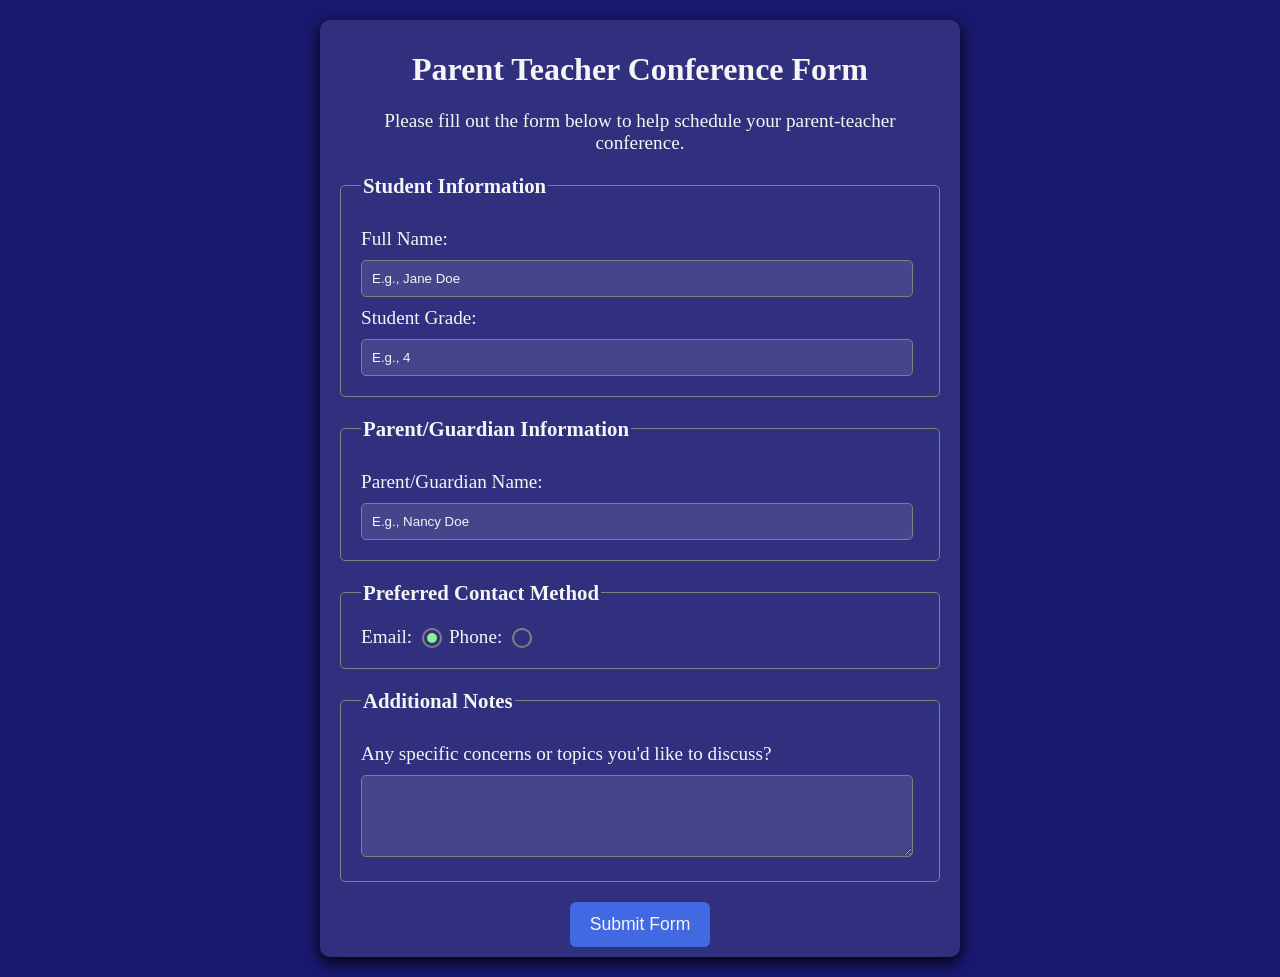
<file: conference_form/index.html>
<!DOCTYPE html>
<html lang="en">

<head>
  <meta charset="utf-8">
  <meta name="viewport" content="width=device-width, initial-scale=1.0">
  <title>Parent Teacher Conference Form</title>
  <link rel="stylesheet" href="./styles.css" />
</head>

<body>
  <main class="container">
    <h1 class="title center">Parent Teacher Conference Form</h1>
    <p class="description center">Please fill out the form below to help schedule your parent-teacher conference.</p>

    <form>
      <fieldset>
        <legend>Student Information</legend>
        <label for="student-name">Full Name: </label>
        <input
            type="text"
            name="student-name"
            id="student-name"
            required
            placeholder="E.g., Jane Doe"
          />

        <label for="grade">Student Grade: </label>
        <input
            type="number"
            name="grade"
            id="grade"
            required
            placeholder="E.g., 4"
          />
      </fieldset>

      <fieldset>
        <legend>Parent/Guardian Information</legend>
        <label for="parent-name">Parent/Guardian Name: </label>
        <input
            type="text"
            name="parent-name"
            id="parent-name"
            required
            placeholder="E.g., Nancy Doe"
          />
      </fieldset>

      <fieldset>
        <legend>Preferred Contact Method</legend>
        <label class="contact-method" for="email">Email: </label>
        <input
            id="email"
            class="contact-method-radio-btn"
            type="radio"
            name="contact-method"
            value="email"
            checked
          />

        <label class="contact-method" for="phone">Phone: </label>
        <input
            id="phone"
            class="contact-method-radio-btn"
            type="radio"
            name="contact-method"
            value="phone"
          />
      </fieldset>

      <fieldset>
        <legend>Additional Notes</legend>
        <label for="notes"
            >Any specific concerns or topics you'd like to discuss?</label>
        <textarea id="notes" name="notes" rows="4" cols="50"></textarea>
      </fieldset>

      <button class="submit-btn" type="submit">Submit Form</button>
    </form>
  </main>
</body>

</html>
</file>
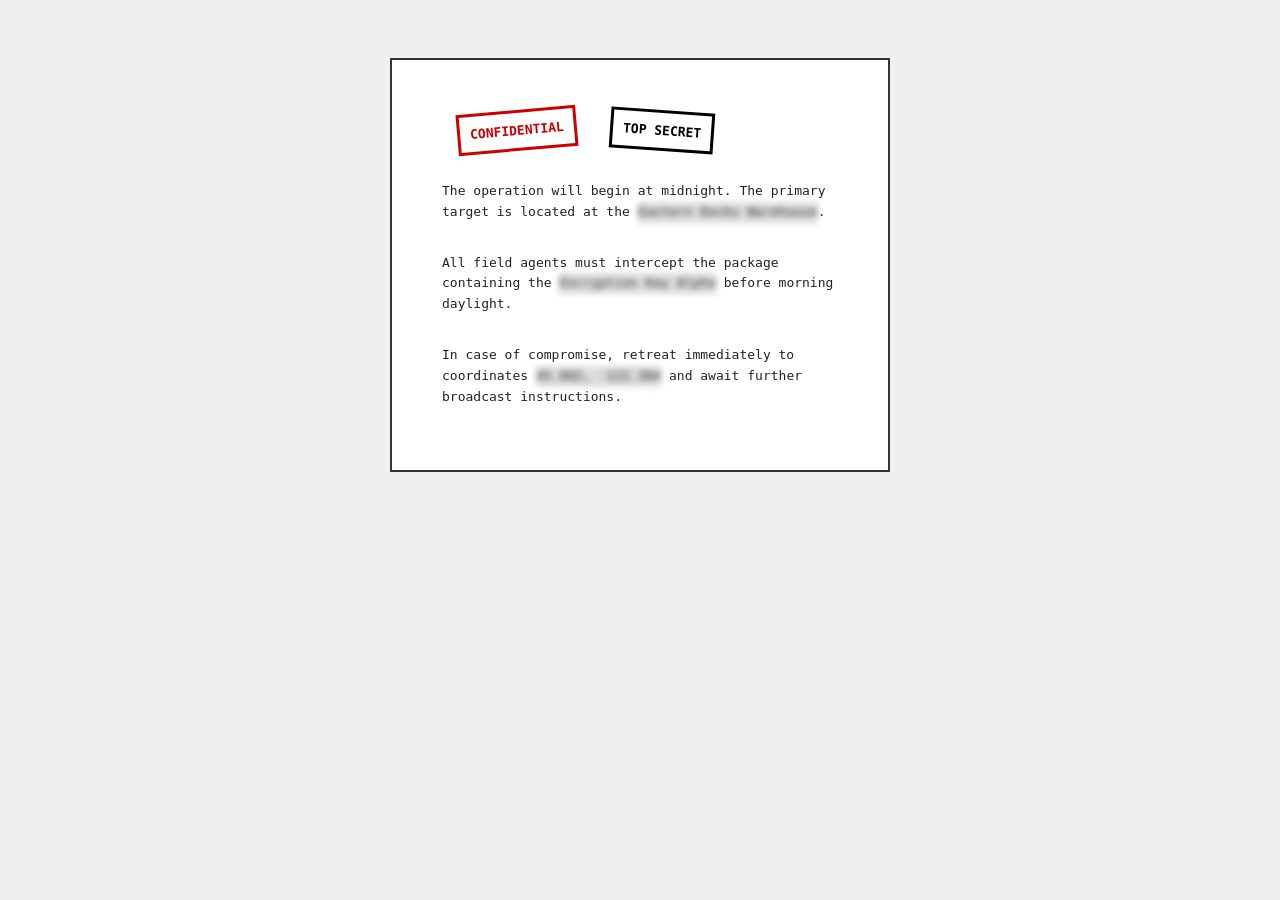
<file: confidential email page/index.html>
<!DOCTYPE html>
<html lang="en">
<head>
    <meta charset="UTF-8">
    <meta name="viewport" content="width=device-width, initial-scale=1.0">
    <title>Classified Document</title>
    <!-- Link your external stylesheet -->
    <link rel="stylesheet" href="styles.css">
</head>
<body>

    <!-- 1. Main element with id of email -->
    <main id="email">

        <!-- 7, 17. Div with id confidential and required text -->
        <div id="confidential">CONFIDENTIAL</div>

        <!-- 8, 18. Div with id top-secret and required text -->
        <div id="top-secret">TOP SECRET</div>

        <!-- 21. At least three paragraph elements -->
        <p>
            The operation will begin at midnight. The primary target is located at the 
            <!-- 22, 23. Span elements with class blurred that are not empty -->
            <span class="blurred">Eastern Docks Warehouse</span>.
        </p>

        <p>
            All field agents must intercept the package containing the 
            <span class="blurred">Encryption Key Alpha</span> before morning daylight.
        </p>

        <p>
            In case of compromise, retreat immediately to coordinates 
            <span class="blurred">45.892, -122.304</span> and await further broadcast instructions.
        </p>

    </main>

</body>
</html>
</file>
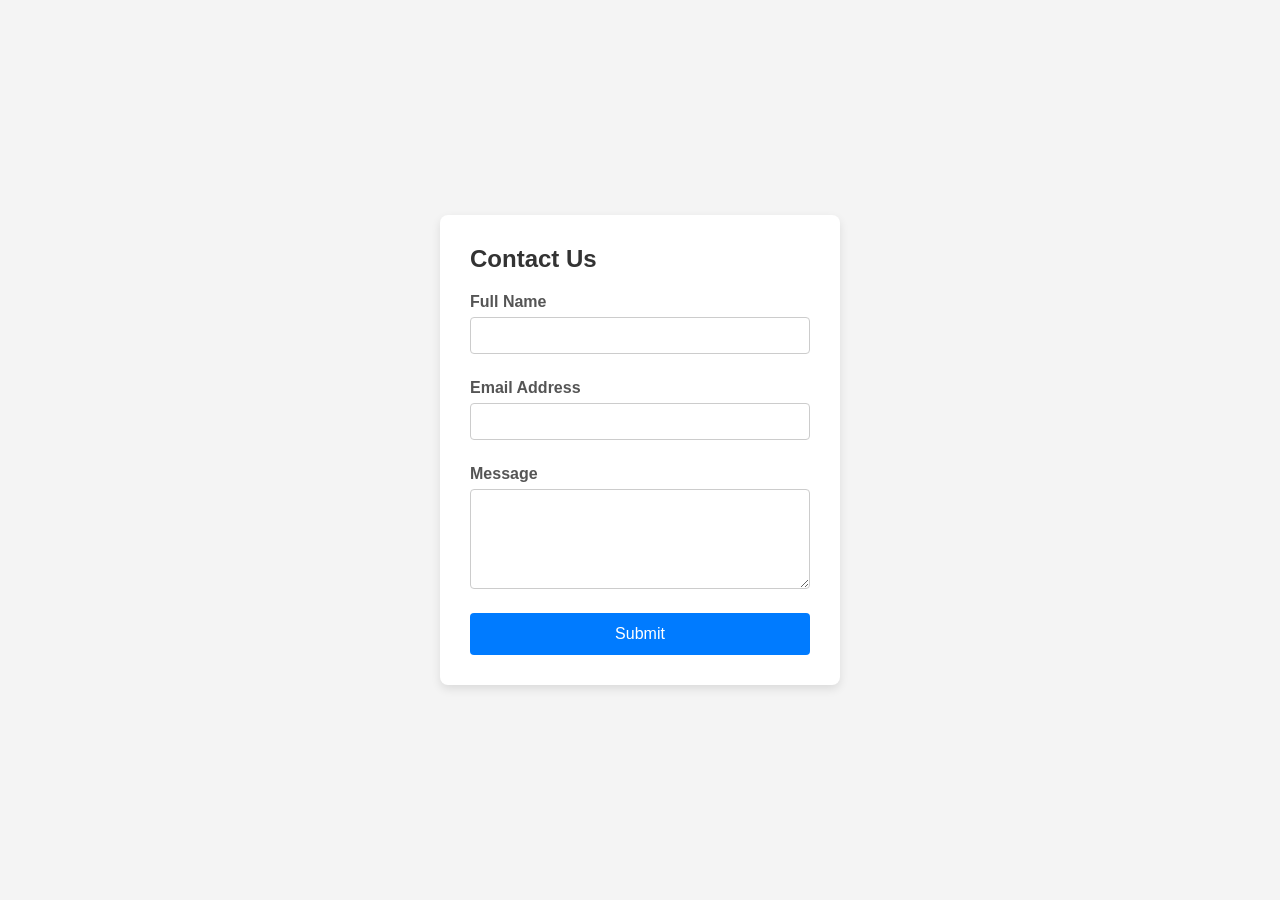
<file: contact_form/index.html>
<!DOCTYPE html>
<html lang="en">
<head>
    <meta charset="UTF-8">
    <meta name="viewport" content="width=device-width, initial-scale=1.0">
    <title>Accessible Contact Form</title>
    <!-- Linked external stylesheet -->
    <link rel="stylesheet" href="styles.css">
</head>
<body>

    <!-- 1. Div with a class of form-container -->
    <div class="form-container">
        
        <!-- 2. Form element within the container -->
        <form>
            
            <!-- 3. H2 element with some text -->
            <h2>Contact Us</h2>

            <!-- 11 & 14. Non-empty label for the name field -->
            <label for="name">Full Name</label>
            <!-- 4 & 5. Text input with type, id, name, and required attributes -->
            <input type="text" id="name" name="name" required>

            <!-- 12 & 14. Non-empty label for the email field -->
            <label for="email">Email Address</label>
            <!-- 6 & 7. Email input with type, id, name, and required attributes -->
            <input type="email" id="email" name="email" required>

            <!-- 13 & 14. Non-empty label for the message field -->
            <label for="message">Message</label>
            <!-- 8. Textarea with id, name, and required attribute -->
            <textarea id="message" name="message" required></textarea>

            <!-- 9 & 10. Button element with type submit and text "Submit" -->
            <button type="submit">Submit</button>

        </form>
    </div>

</body>
</html>
</file>
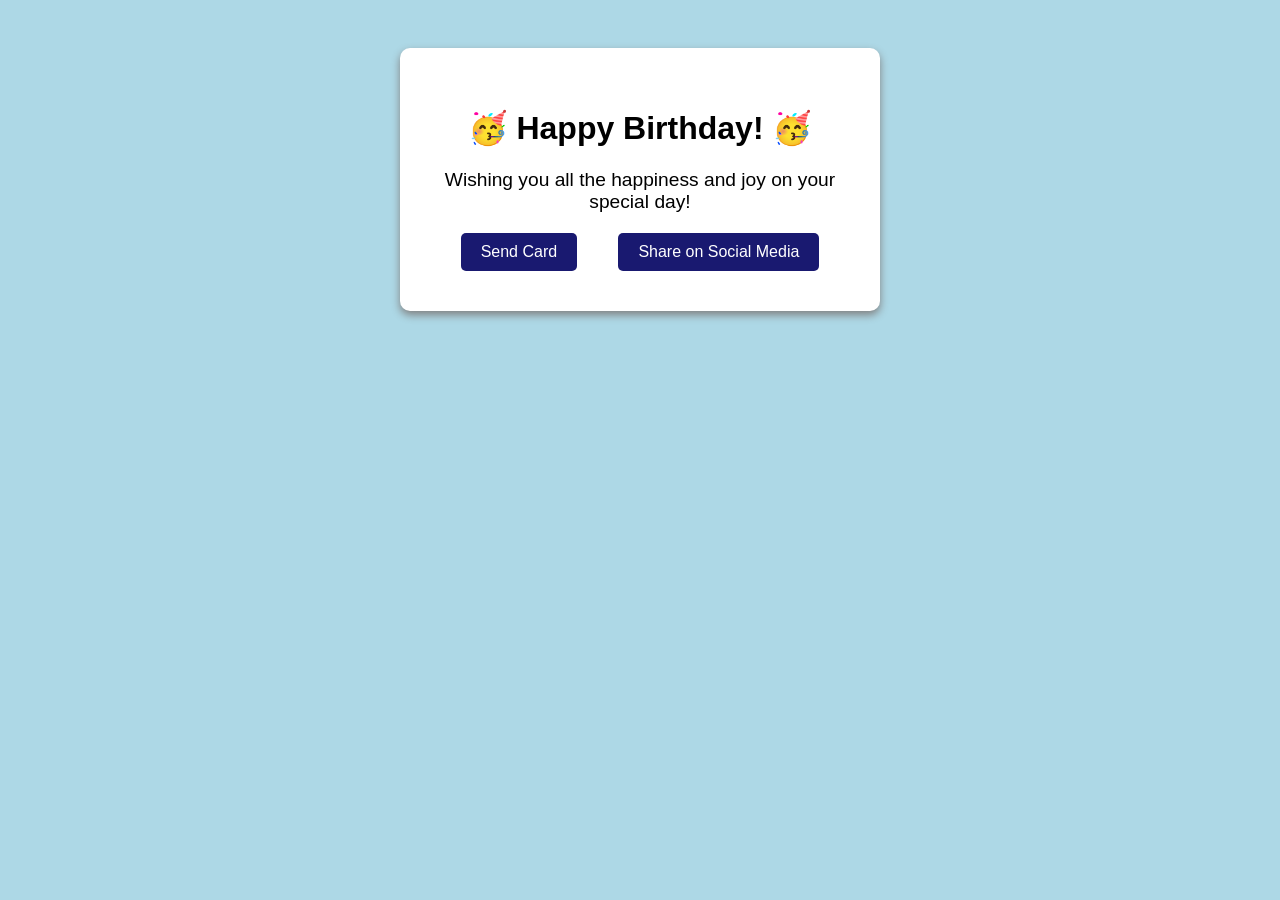
<file: greeting card/index.html>
<!DOCTYPE html>
<html lang="en">
  <head>
    <meta charset="utf-8">
    <meta name="viewport" content="width=device-width, initial-scale=1.0">
    <title>Greeting Card</title>
    <link href="styles.css" rel="stylesheet">
  </head>
  <body>
    <div class="card" id="greeting-card">
      <h1>Happy Birthday!</h1>
      <p class="message">
        Wishing you all the happiness and joy on your special day!
      </p>
      <div class="card-links">
        <a href="#send" class="send-link">Send Card</a>
        <a href="#share" class="share-link">Share on Social Media</a>
      </div>
  	</div>
    <section id="send">
      <h2>Sending your card...</h2>
      <p>Card successfully sent to your recipient!</p>
    </section>
    <section id="share">
      <h2>Sharing your card...</h2>
      <p>Your card was shared on social media!</p>
    </section>
  </body>
</html>
</file>
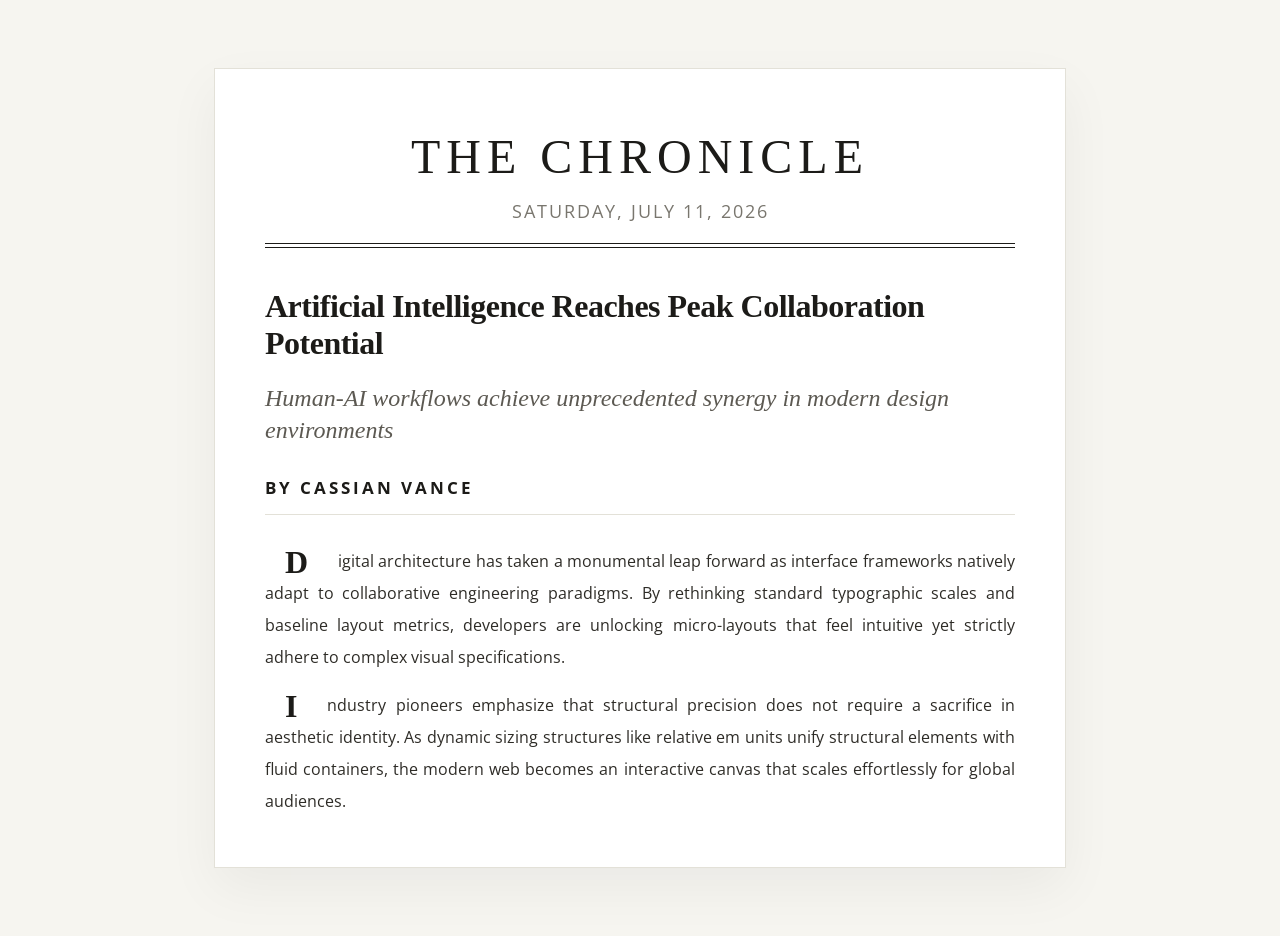
<file: newspaper_article/index.html>
<!DOCTYPE html>
<html lang="en">
<head>
    <meta charset="UTF-8">
    <meta name="viewport" content="width=device-width, initial-scale=1.0">
    <title>The Chronicle</title>
    <!-- Google Fonts import for Open Sans -->
    <link rel="preconnect" href="https://fonts.googleapis.com">
    <link rel="preconnect" href="https://fonts.gstatic.com" crossorigin>
    <link href="https://fonts.googleapis.com/css2?family=Open+Sans:ital,wght@0,300..800;1,300..800&display=swap" rel="stylesheet">
    <link rel="stylesheet" href="styles.css">
</head>
<body>

    <!-- 2. Main structural container element with a class of newspaper -->
    <div class="newspaper">
        
        <!-- 5, 6. Newspaper name segment -->
        <div class="name">The Chronicle</div>
        
        <!-- 7, 8. Newspaper publication date line -->
        <div class="date">Saturday, July 11, 2026</div>
        
        <hr class="header-divider">

        <!-- 9, 10. Main article headline -->
        <h1 class="headline">Artificial Intelligence Reaches Peak Collaboration Potential</h1>
        
        <!-- 11, 12. Article descriptive sub-headline -->
        <h2 class="sub-headline">Human-AI workflows achieve unprecedented synergy in modern design environments</h2>
        
        <!-- 13, 14. Article author line -->
        <div class="author">By Cassian Vance</div>
        
        <!-- 15, 16. Two paragraph elements with class text -->
        <p class="text">
            Digital architecture has taken a monumental leap forward as interface frameworks natively adapt to collaborative engineering paradigms. By rethinking standard typographic scales and baseline layout metrics, developers are unlocking micro-layouts that feel intuitive yet strictly adhere to complex visual specifications.
        </p>
        
        <p class="text">
            Industry pioneers emphasize that structural precision does not require a sacrifice in aesthetic identity. As dynamic sizing structures like relative em units unify structural elements with fluid containers, the modern web becomes an interactive canvas that scales effortlessly for global audiences.
        </p>

    </div>

</body>
</html>
</file>
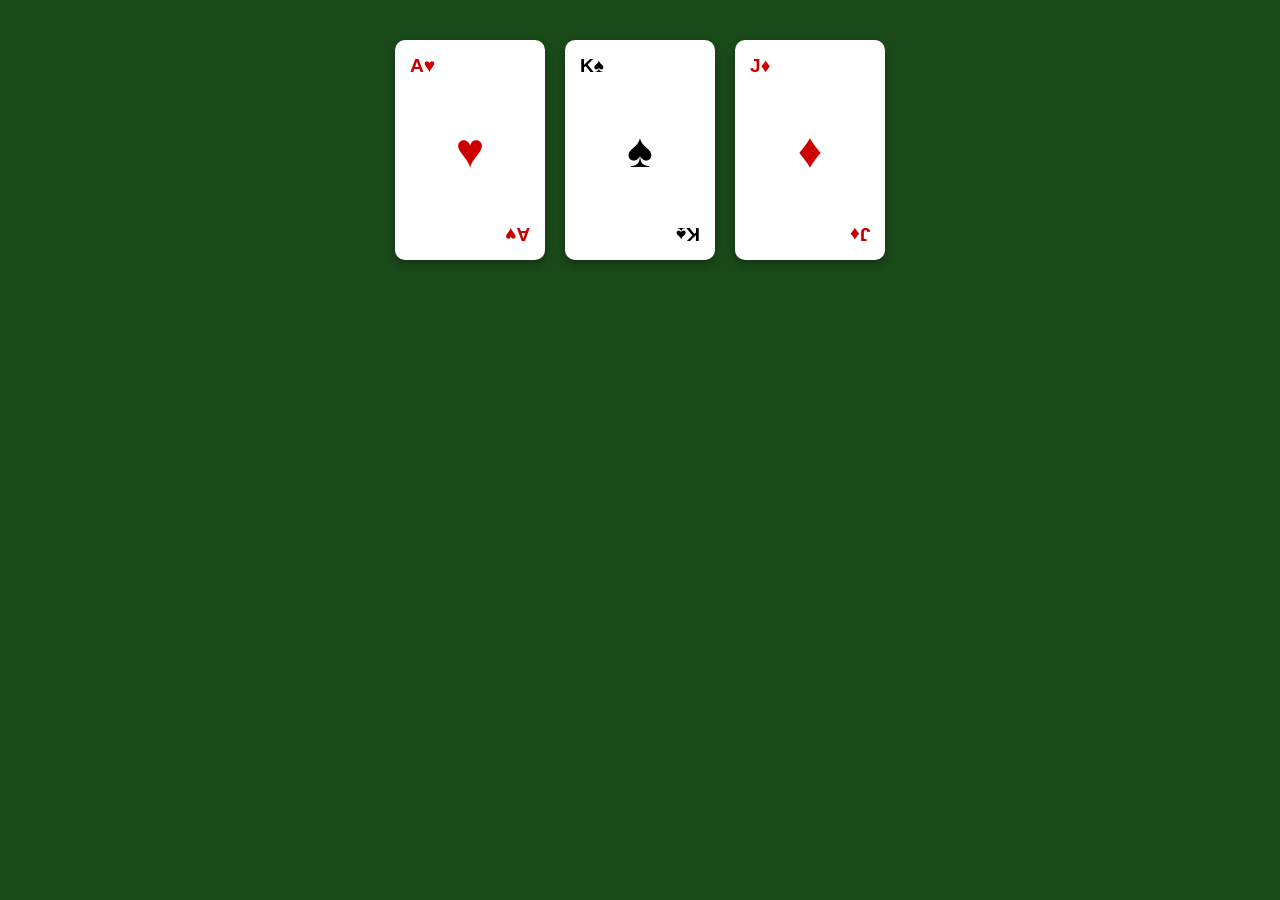
<file: playing_card_page/index.html>
<!DOCTYPE html>
<html lang="en">
<head>
    <meta charset="UTF-8">
    <meta name="viewport" content="width=device-width, initial-scale=1.0">
    <title>Playing Cards</title>
    <!-- Link your external stylesheet -->
    <link rel="stylesheet" href="styles.css">
</head>
<body>

    <!-- 1. Main container element with id playing-cards -->
    <main id="playing-cards">

        <!-- 2. Card 1: Ace of Hearts -->
        <div class="card">
            <!-- 4, 5, 6, 7. Left, Middle, and Right children divs -->
            <div class="left">A&hearts;</div>
            <div class="middle">
                <span>&hearts;</span>
            </div>
            <div class="right">A&hearts;</div>
        </div>

        <!-- 2. Card 2: King of Spades -->
        <div class="card">
            <!-- 4, 5, 6, 7. Left, Middle, and Right children divs -->
            <div class="left">K&spades;</div>
            <div class="middle">
                <span>&spades;</span>
            </div>
            <div class="right">K&spades;</div>
        </div>

        <!-- 2. Card 3: Jack of Diamonds -->
        <div class="card">
            <!-- 4, 5, 6, 7. Left, Middle, and Right children divs -->
            <div class="left">J&diams;</div>
            <div class="middle">
                <span>&diams;</span>
            </div>
            <div class="right">J&diams;</div>
        </div>

    </main>

</body>
</html>
</file>
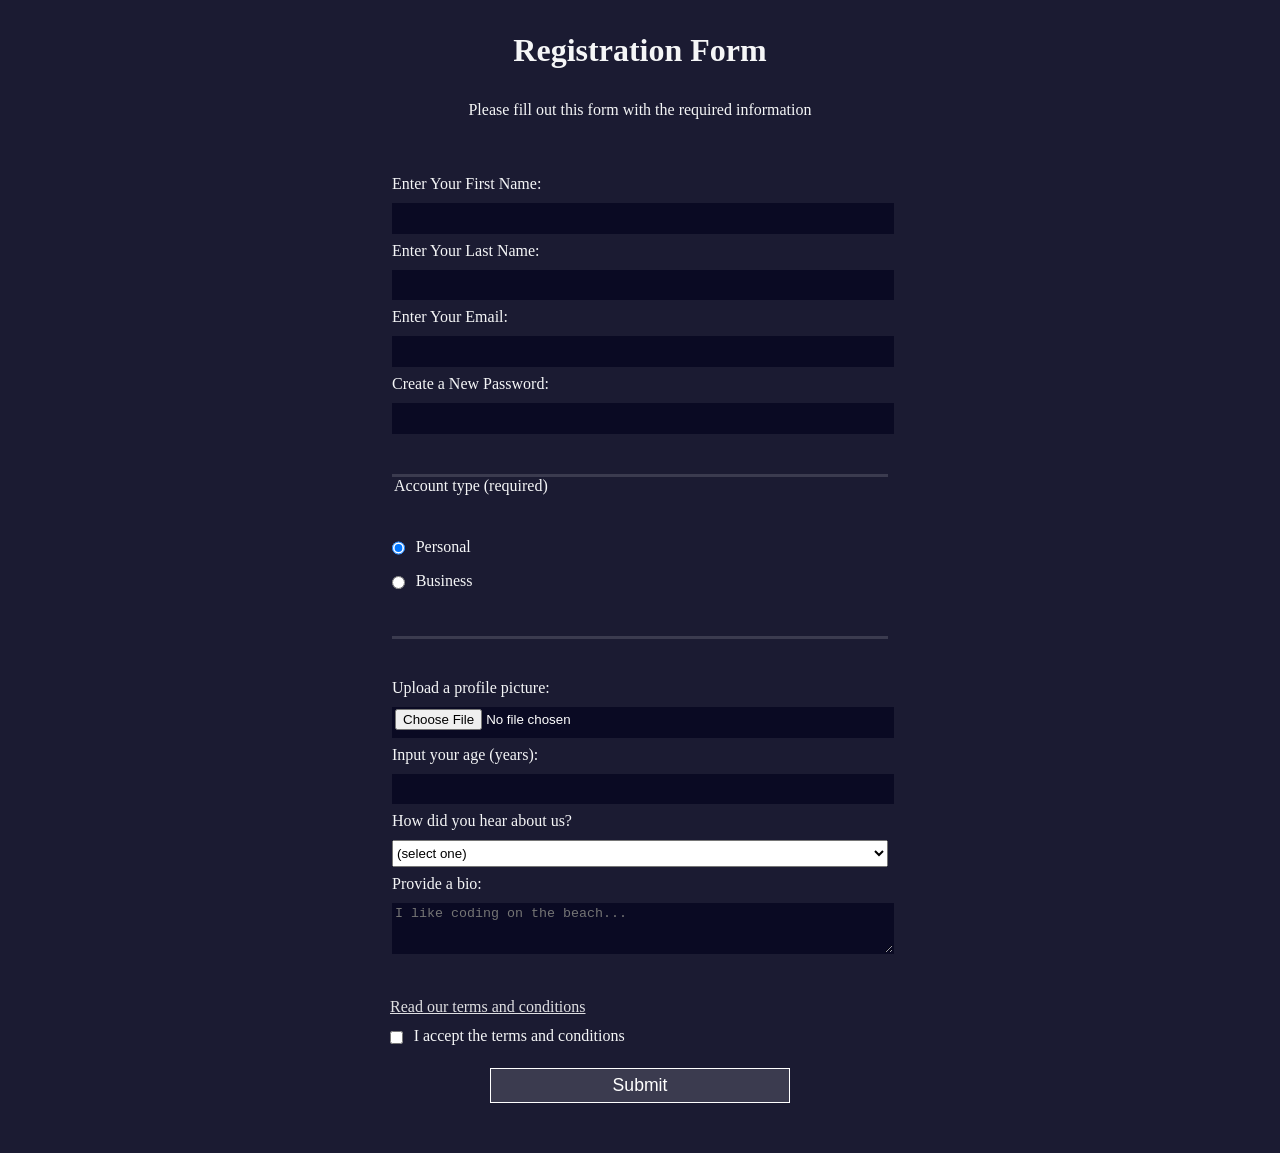
<file: registration_form/index.html>
<!DOCTYPE html>
<html lang="en">
<head>
  <meta charset="UTF-8">
  <title>Registration Form</title>
  <link rel="stylesheet" href="styles.css" />
</head>
<body>
  <h1>Registration Form</h1>
  <p>Please fill out this form with the required information</p>
  <form method="post" action='https://register-demo.freecodecamp.org'>
    <fieldset>
      <label for="first-name">Enter Your First Name: <input id="first-name" name="first-name" type="text" required /></label>
      <label for="last-name">Enter Your Last Name: <input id="last-name" name="last-name" type="text" required /></label>
      <label for="email">Enter Your Email: <input id="email" name="email" type="email" required /></label>
      <label for="new-password">Create a New Password: <input id="new-password" name="new-password" type="password" pattern="[a-z0-5]{8,}" required /></label>
    </fieldset>
    <fieldset>
      <legend>Account type (required)</legend>
      <label for="personal-account"><input id="personal-account" type="radio" name="account-type" value="personal" class="inline" checked /> Personal</label>
      <label for="business-account"><input id="business-account" type="radio" name="account-type" value="business" class="inline" /> Business</label>
    </fieldset>
    <fieldset>
      <label for="profile-picture">Upload a profile picture: <input id="profile-picture" type="file" name="file" /></label>
      <label for="age">Input your age (years): <input id="age" type="number" name="age" min="13" max="120" /></label>
      <label for="referrer">How did you hear about us?
        <select id="referrer" name="referrer">
          <option value="">(select one)</option>
          <option value="1">freeCodeCamp News</option>
          <option value="2">freeCodeCamp YouTube Channel</option>
          <option value="3">freeCodeCamp Forum</option>
          <option value="4">Other</option>
        </select>
      </label>
      <label for="bio">Provide a bio:
        <textarea id="bio" name="bio" rows="3" cols="30" placeholder="I like coding on the beach..."></textarea>
      </label>
    </fieldset>
    <a href="https://www.freecodecamp.org/news/terms-of-service">Read our terms and conditions</a>
    <label for="terms-and-conditions">
      <input class="inline" name="terms" id="terms-and-conditions" type="checkbox" required />
      I accept the terms and conditions
    </label>
    <input type="submit" value="Submit" />
  </form>
</body>
</html>
</file>
<file: conference_form/styles.css>
body {
  background-color: MidnightBlue;
  color: whitesmoke;
}

.container {
    background-color: #ffffff1a;
    width: 80%;
    max-width: 600px;
    border-radius: 10px;
    margin: 20px auto;
    padding: 10px 20px;
    box-shadow: 0 5px 15px black;  
}

.center {
  text-align: center;
}

.description {
  font-size: 1.2rem;
}

fieldset {
  border: 1px solid gray;
  border-radius: 5px;
  margin: 20px 0;
  padding: 20px;
}

fieldset legend {
  font-size: 1.3rem;
  font-weight: 600;
}

label {
  font-size: 1.2rem;
}

label:not(.contact-method) {
  display: block;
  margin: 10px 0;
}

input:not(.contact-method-radio-btn),
textarea {
  background-color: #ffffff1a;
  width: 95%;
  border: 1px solid gray;
  border-radius: 5px;
  padding: 10px;
}

input,
input::placeholder,
textarea {
  color: whitesmoke;
}


.contact-method-radio-btn {
  appearance: none;
  width: 20px;
  height: 20px;
  border-radius: 50%;
  border: 2px solid gray;
  vertical-align: bottom;
}

.contact-method-radio-btn::before {
  display: block;
  content: " ";
  width: 10px;
  height: 10px;
  border-radius: 50%;
  transform: translate(3px, 3px) scale(0);
  transition: all 0.3s ease-in;
}

.contact-method-radio-btn:checked::before {
  transform: translate(3px, 3px) scale(1);
  background-color: lightgreen;
}

.submit-btn {
  cursor: pointer;
  background-color: royalblue;
  color: whitesmoke;
  border: none;
  border-radius: 6px;
  padding: 12px 20px;
  font-size: 1.1rem;
  display: block;
  margin: auto;
}

 .submit-btn:hover{
  background-color: midnightblue;
 }
</file>
<file: confidential email page/styles.css>
/* Document setup */
body {
    background-color: #efefef;
    font-family: monospace;
    display: flex;
    justify-content: center;
}

/* 2, 3, 4, 5, 6. Email selector layout and sizing configurations */
#email {
    width: 500px;
    padding: 50px;
    margin-top: 50px;
    border: 2px solid #333333;
    box-sizing: border-box; /* Ensures the total combined outer width stays 500px */
    background-color: #ffffff;
}

/* 9, 11, 13, 15, 19. Confidential stamp configuration */
#confidential {
    display: inline-block;
    padding: 10px;
    margin-left: 15px;
    border: 3px solid #cc0000;
    color: #cc0000;
    font-weight: bold;
    transform: rotate(-5deg); /* Rotates the element using a CSS transform */
}

/* 10, 12, 14, 16, 20. Top Secret stamp configuration */
#top-secret {
    display: inline-block;
    padding: 10px;
    margin-left: 25px;
    border: 3px solid #000000;
    color: #000000;
    font-weight: bold;
    transform: rotate(4deg); /* Rotates the element using a CSS transform */
}

p {
    margin-top: 30px;
    line-height: 1.6;
    color: #222222;
}

/* 24. Blurred selector applying a 3px CSS filter blur */
.blurred {
    filter: blur(3px);
    background-color: #dddddd; /* Optional styling to resemble an official redaction card */
    display: inline-block;
}
</file>
<file: contact_form/styles.css>
/* Document setup for centering the layout nicely */
body {
    background-color: #f4f4f4;
    font-family: Arial, sans-serif;
    display: flex;
    justify-content: center;
    align-items: center;
    min-height: 100vh;
    margin: 0;
}

/* 15, 16, 17, 18. Container properties */
.form-container {
    background-color: #ffffff;
    border-radius: 8px;
    padding: 30px;
    width: 100%;
    max-width: 400px;
    box-shadow: 0 4px 10px rgba(0, 0, 0, 0.1);
    box-sizing: border-box;
}

h2 {
    margin-top: 0;
    margin-bottom: 20px;
    color: #333333;
}

/* 19. Label styling (margin and font color) */
label {
   display: block;
    margin: 10px 0 6px 0;
    color: #555555;  
    font-weight: bold;
}

/* 20. Input styling (width, padding, margin bottom) */
input {
    width: 100%;
    padding: 10px;
    margin-bottom: 15px;
    border: 1px solid #cccccc;
    border-radius: 4px;
    box-sizing: border-box; /* Ensures padding doesn't break the 100% width */
}

/* 21. Textarea styling (width, padding, margin bottom) */
textarea {
    width: 100%;
    padding: 10px;
    margin-bottom: 20px;
    border: 1px solid #cccccc;
    border-radius: 4px;
    box-sizing: border-box;
    height: 100px;
    resize: vertical; /* Best practice accessibility consideration */
}

/* 22 & 23. Button default styling (background color and specific font size) */
button {
    background-color: #007bff;
    color: white;
    font-size: 16px;
    border: none;
    padding: 12px 20px;
    border-radius: 4px;
    cursor: pointer;
    width: 100%;
    transition: background-color 0.2s ease;
}

/* 24. Button hover effect changing the background color */
button:hover {
    background-color: #0056b3;
}
</file>
<file: greeting card/styles.css>
body {
  font-family: Arial, sans-serif;
  padding: 40px;
  text-align: center;
  background-color: lightblue;
}

.card {
  background-color: white;
  max-width: 400px;
  padding: 40px;
  margin: 0 auto;
  border-radius: 10px;
  box-shadow: 0 4px 8px gray;
  transition: transform 0.3s, background-color 0.3s ease
}

.card:hover {
  background-color: khaki;
  transform: scale(1.1);
}

h1::before {
  content: "🥳 ";
}

h1::after {
  content: " 🥳";
}

.message {
  font-size: 1.2em;
  margin-bottom: 20px;
}

.card-links {
  margin-top: 20px;
  display: flex;
  justify-content: space-around;
}

.card-links a {
  text-decoration: none;
  font-size: 1em;
  padding: 10px 20px;
  border-radius: 5px;
  color: white;
  background-color: midnightblue;
  transition: background-color 0.3s ease;
}

.card-links a:hover {
  background-color: orangered;
}

.card-links a:active {
  background-color: midnightblue;
}

.card-links a:focus {
  outline: 2px solid yellow;
}

.card-links a:visited {
  color: crimson;
}

section {
  margin: 20px auto;
  max-width: 600px;
  background-color: whitesmoke;
  padding: 20px;
  border-radius: 10px;
  display: none;
}

section:hover{
  transform: skewX(10deg);
}

section:target{
  display: block;
}
</file>
<file: newspaper_article/styles.css>
/* 1. Root HTML selector setting base scaling value */
html {
    font-size: 24px;
}

/* Old money heritage luxury backdrop styling */
body {
    background-color: #f6f5f0; /* Soft silk/bone ivory canvas */
    padding: 60px 20px;
    display: flex;
    justify-content: center;
    -webkit-font-smoothing: antialiased;
}

/* 3, 4. Newspaper base configurations */
.newspaper {
    max-width: 750px;
    background-color: #ffffff;
    padding: 50px;
    box-shadow: 0 20px 50px rgba(27, 26, 23, 0.05); /* Soft, subtle deep shadow */
    border: 1px solid #e3e1d8;
    
    font-size: 16px;
    font-family: 'Open Sans', sans-serif;
    color: #1c1b18; /* Rich off-black charcoal text */
}

/* 17, 18, 19. Newspaper branding header configurations */
.name {
    font-size: 2rem; /* 2x root font-size */
    font-family: 'Times New Roman', serif;
    text-transform: uppercase;
    text-align: center;
    letter-spacing: 6px; /* Elegant, wide tracked-out lettering */
    font-weight: 400;
    margin-top: 10px;
}

/* Date line styling styling rules */
.date {
    text-align: center;
    color: #79766e;
    margin-top: 15px;
    margin-bottom: 20px;
    font-weight: 400;
    font-size: 0.75rem;
    letter-spacing: 2px;
    text-transform: uppercase;
}

/* Sharp, intentional layout divider lines */
.header-divider {
    border: none;
    border-top: 1px solid #1c1b18;
    border-bottom: 1px solid #1c1b18;
    height: 3px;
    margin-bottom: 40px;
}

/* 21, 22. Main article headline configuration rules */
.headline {
    font-size: 2em; /* 2x parent font-size */
    font-weight: bold;
    font-family: 'Times New Roman', serif; /* Sophisticated serif choice for main headers */
    color: #1c1b18;
    line-height: 1.15;
    margin-bottom: 20px;
    letter-spacing: -0.5px;
    text-align: left;
}

/* 23, 24, 25. Sub-headline configuration rules */
.sub-headline {
    font-weight: 100;
    font-size: 1.5em; /* 1.5x parent font-size */
    font-style: italic;
    font-family: 'Times New Roman', serif;
    color: #5c5952;
    line-height: 1.35;
    margin-bottom: 30px;
}

/* 20, 26. Author element configuration rules */
.author {
    font-weight: bold;
    text-transform: uppercase;
    color: #1c1b18;
    margin-bottom: 30px;
    font-size: 0.7rem;
    letter-spacing: 3px;
    border-bottom: 1px solid #e3e1d8;
    padding-bottom: 15px;
}

/* 27, 28. Paragraph container block level properties */
.text {
    text-indent: 20px;
    line-height: 2em; /* 2x parent font-size */
    margin-bottom: 0;
    text-align: justify;
    color: #2e2c27;
}

/* 29, 30. Drop cap styling utilizing the first-letter pseudo-element selector */
.text::first-letter {
    font-weight: bold;
    font-size: 2em; /* 2x parent font-size */
    font-family: 'Times New Roman', serif;
    float: left;
    line-height: 0.85;
    padding-right: 10px;
    margin-top: 4px;
    color: #1c1b18;
}
</file>
<file: playing_card_page/styles.css>
/* Document setup styling */
body {
    background-color: #1a4a1a; /* Casino green felt background */
    margin: 0;
    padding: 40px;
    font-family: sans-serif;
}

/* 8, 9, 10, 11. Main board flexbox configuration rules */
#playing-cards {
    display: flex;
    justify-content: center;
    flex-wrap: wrap;
    gap: 20px;
}

/* 3, 12, 13. Individual playing card shape and internal horizontal layout */
.card {
    width: 150px;
    height: 220px;
    background-color: #ffffff;
    border-radius: 10px;
    box-shadow: 0 4px 8px rgba(0, 0, 0, 0.3);
    padding: 15px;
    box-sizing: border-box;
    
    display: flex;
    justify-content: space-between;
}

/* 14. Align left rank stamp at the top start boundary */
.left {
    align-self: flex-start;
    font-size: 1.2rem;
    font-weight: bold;
}

/* 15, 17, 18. Center suite element layout column tracking settings */
.middle {
    align-self: center;
    display: flex;
    flex-direction: column;
    font-size: 3rem;
}

/* 16. Align right rank stamp at the bottom end boundary */
.right {
    align-self: flex-end;
    font-size: 1.2rem;
    font-weight: bold;
    transform: rotate(180deg); /* Flips the bottom-right indicator upside down */
}

/* Colorful suite highlights */
.card:nth-child(1) .left, .card:nth-child(1) .middle, .card:nth-child(1) .right,
.card:nth-child(3) .left, .card:nth-child(3) .middle, .card:nth-child(3) .right {
    color: #cc0000; /* Red color for Hearts and Diamonds */
}

.card:nth-child(2) {
    color: #000000; /* Black color for Spades */
}
</file>
<file: registration_form/styles.css>
body {
  width: 100%;
  height: 100vh;
  margin: 0;
  background-color: #1b1b32;
  color: #f5f6f7;
  font-family: Tahoma;
  font-size: 16px;
}

h1, p {
  margin: 1em auto;
  text-align: center;
}

form {
  width: 60vw;
  max-width: 500px;
  min-width: 300px;
  margin: 0 auto;
  padding-bottom: 2em;
}

fieldset {
  border: none;
  padding: 2rem 0;
  border-bottom: 3px solid #3b3b4f;
}

fieldset:last-of-type {
  border-bottom: none;
}

label {
  display: block;
  margin: 0.5rem 0;
}

input,
textarea,
select {
  margin: 10px 0 0 0;
  width: 100%;
  min-height: 2em;
}

input, textarea {
  background-color: #0a0a23;
  border: 1px solid #0a0a23;
  color: #ffffff;
}

.inline {
  width: unset;
  margin: 0 0.5em 0 0;
  vertical-align: middle;
}

input[type="submit"] {
  display: block;
  width: 60%;
  margin: 1em auto;
  height: 2em;
  font-size: 1.1rem;
  background-color: #3b3b4f;
  border-color: white;
  min-width: 300px;
}

input[type="file"] {
  padding: 1px 2px;
}

a {
  color: #dfdfe2;
}
</file>
